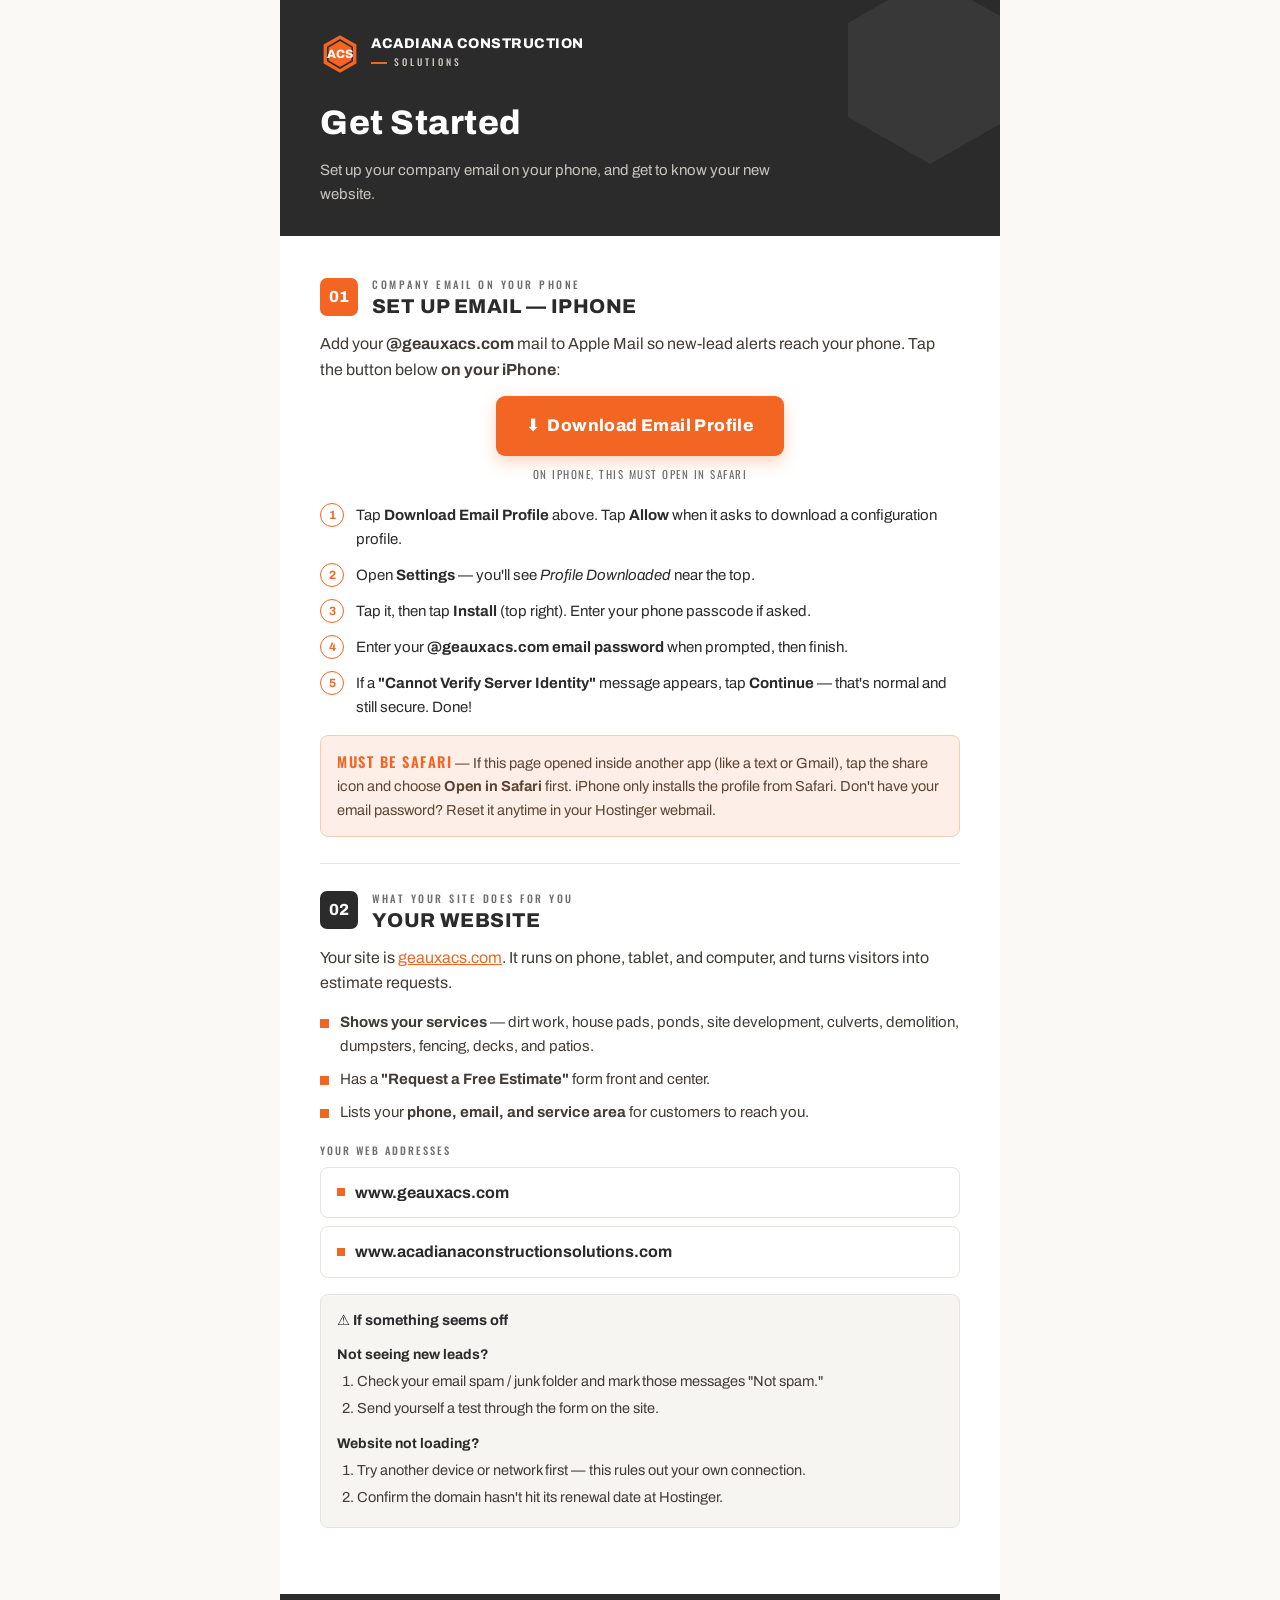
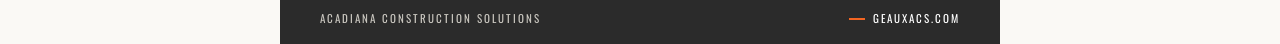
<file: get-started/index.html>
<!DOCTYPE html>
<html lang="en">
<head>
<meta charset="utf-8">
<meta name="viewport" content="width=device-width, initial-scale=1.0">
<meta name="robots" content="noindex">
<title>ACS — Get Started</title>
<link rel="preconnect" href="https://fonts.googleapis.com">
<link rel="preconnect" href="https://fonts.gstatic.com" crossorigin>
<link href="https://fonts.googleapis.com/css2?family=Archivo:wght@400;500;600;700;800&family=Oswald:wght@500;600&display=swap" rel="stylesheet">
<style>
  :root{
    --charcoal:#2B2B2B; --steel:#6E6E6E; --concrete:#C9C6BF; --orange:#F26522;
    --bg:#faf9f5; --surface:#ffffff; --line:#e7e4dd; --ink:#2B2B2B; --muted:#6E6E6E;
    --tip:#fdefe7; --tip-line:#f6cdb4;
    --sans:'Archivo','Segoe UI',system-ui,sans-serif;
    --label:'Oswald','Arial Narrow',sans-serif;
  }
  *{margin:0;padding:0;box-sizing:border-box;}
  body{background:var(--bg);color:var(--ink);font-family:var(--sans);line-height:1.6;-webkit-font-smoothing:antialiased;}
  .sheet{max-width:720px;margin:0 auto;background:var(--surface);min-height:100vh;}
  a{color:var(--orange);}

  .head{background:var(--charcoal);color:#fff;padding:34px 40px 30px;position:relative;overflow:hidden;}
  .head .hexwm{position:absolute;right:-30px;top:-30px;width:200px;height:200px;opacity:.06;}
  .brandrow{display:flex;align-items:center;gap:11px;margin-bottom:22px;}
  .brandrow svg.logo{width:40px;height:40px;display:block;}
  .brandrow .bn{font-family:var(--sans);font-weight:800;font-size:14px;letter-spacing:.5px;text-transform:uppercase;line-height:1;}
  .brandrow .bs{display:flex;align-items:center;gap:7px;font-family:var(--label);font-weight:500;font-size:9.5px;letter-spacing:3px;text-transform:uppercase;color:var(--concrete);margin-top:4px;}
  .brandrow .bs::before{content:"";width:16px;height:2px;background:var(--orange);}
  h1{font-family:var(--sans);font-weight:800;font-size:34px;letter-spacing:.5px;margin-bottom:8px;}
  .head p{color:var(--concrete);font-size:15px;max-width:52ch;}

  .body{padding:14px 40px 40px;}
  section{padding:26px 0;border-bottom:1px solid var(--line);}
  section:last-child{border-bottom:none;}
  .sec-head{display:flex;align-items:center;gap:14px;margin-bottom:14px;}
  .num{flex:0 0 auto;width:38px;height:38px;border-radius:7px;display:flex;align-items:center;justify-content:center;font-family:var(--sans);font-weight:800;font-size:16px;color:#fff;}
  .num.o{background:var(--orange);}
  .num.d{background:var(--charcoal);}
  .eyebrow{font-family:var(--label);font-weight:500;font-size:10.5px;letter-spacing:2.5px;text-transform:uppercase;color:var(--steel);}
  h2{font-family:var(--sans);font-weight:800;font-size:20px;letter-spacing:.4px;text-transform:uppercase;color:var(--charcoal);line-height:1.1;margin-top:2px;}
  section > p{margin-bottom:14px;color:#413c36;}

  .mini{font-family:var(--label);font-weight:500;font-size:10.5px;letter-spacing:2px;text-transform:uppercase;color:var(--steel);margin:6px 0 8px;}

  .callout{border:1px solid var(--tip-line);background:var(--tip);border-radius:8px;padding:14px 16px;font-size:14.5px;margin-top:16px;color:#5c4433;}
  .callout .lab{font-family:var(--label);font-weight:600;letter-spacing:1.5px;text-transform:uppercase;color:var(--orange);}
  .callout.neutral{background:#f6f5f2;border-color:var(--line);color:#413c36;}
  .callout.neutral .ttl{font-weight:700;color:var(--charcoal);display:flex;align-items:center;gap:8px;margin-bottom:8px;}
  .callout.neutral h4{font-weight:700;font-size:14px;color:var(--charcoal);margin:12px 0 4px;}
  .callout.neutral ol{margin:0;padding-left:20px;}
  .callout.neutral li{margin-bottom:4px;}

  .profile-cta{display:flex;flex-direction:column;align-items:center;text-align:center;gap:10px;margin:6px 0 20px;}
  .dl-btn{display:inline-flex;align-items:center;gap:10px;background:var(--orange);color:#fff;text-decoration:none;font-weight:800;font-size:17px;letter-spacing:.4px;padding:16px 30px;border-radius:9px;box-shadow:0 6px 16px rgba(242,101,34,.28);}
  .dl-btn:hover{background:#d1521a;}
  .safari-note{font-family:var(--label);font-size:11px;letter-spacing:1.5px;text-transform:uppercase;color:var(--steel);}

  .steps{list-style:none;margin:4px 0 0;display:grid;gap:12px;}
  .steps li{display:flex;gap:12px;align-items:flex-start;font-size:15px;}
  .steps .n{flex:0 0 auto;width:24px;height:24px;border-radius:50%;border:1.5px solid var(--orange);color:var(--orange);font-weight:700;font-size:12px;display:flex;align-items:center;justify-content:center;}

  .blist{list-style:none;margin:6px 0 18px;display:grid;gap:9px;}
  .blist li{position:relative;padding-left:20px;font-size:15px;color:#413c36;}
  .blist li::before{content:"";position:absolute;left:0;top:9px;width:9px;height:9px;background:var(--orange);}
  .addr{display:flex;align-items:center;gap:10px;border:1px solid var(--line);border-radius:8px;padding:12px 16px;margin-bottom:8px;font-weight:700;color:var(--charcoal);text-decoration:none;}
  .addr::before{content:"";width:8px;height:8px;background:var(--orange);flex:0 0 auto;}

  .foot{background:var(--charcoal);color:var(--concrete);padding:16px 40px;display:flex;justify-content:space-between;align-items:center;font-family:var(--label);font-size:11px;letter-spacing:2px;text-transform:uppercase;}
  .foot .r{display:flex;align-items:center;gap:8px;color:#fff;}
  .foot .r::before{content:"";width:16px;height:2px;background:var(--orange);}

  @media (max-width:560px){
    .head,.body,.foot{padding-left:22px;padding-right:22px;}
    h1{font-size:28px;}
    .foot{flex-direction:column;gap:8px;text-align:center;}
  }
</style>
</head>
<body>
<div class="sheet">

  <header class="head">
    <svg class="hexwm" viewBox="0 0 100 100" aria-hidden="true"><polygon points="50,3 91,26.5 91,73.5 50,97 9,73.5 9,26.5" fill="#ffffff"/></svg>
    <div class="brandrow">
      <svg class="logo" viewBox="0 0 100 100" aria-hidden="true">
        <polygon points="50,3 91,26.5 91,73.5 50,97 9,73.5 9,26.5" fill="#F26522"/>
        <polygon points="50,15 80.5,32.75 80.5,67.25 50,85 19.5,67.25 19.5,32.75" fill="none" stroke="#2B2B2B" stroke-width="4"/>
        <text x="50" y="51" font-family="Archivo, Arial, sans-serif" font-size="30" font-weight="800" fill="#ffffff" text-anchor="middle" dominant-baseline="central">ACS</text>
      </svg>
      <div>
        <div class="bn">Acadiana Construction</div>
        <div class="bs">Solutions</div>
      </div>
    </div>
    <h1>Get Started</h1>
    <p>Set up your company email on your phone, and get to know your new website.</p>
  </header>

  <div class="body">

    <!-- 01 EMAIL -->
    <section>
      <div class="sec-head">
        <div class="num o">01</div>
        <div>
          <div class="eyebrow">Company email on your phone</div>
          <h2>Set Up Email — iPhone</h2>
        </div>
      </div>
      <p>Add your <strong>@geauxacs.com</strong> mail to Apple Mail so new-lead alerts reach your phone. Tap the button below <strong>on your iPhone</strong>:</p>

      <div class="profile-cta">
        <a class="dl-btn" href="https://mobileconfig.mail.hostinger.com/mobileconfig/?emailaddress=kleger%40geauxacs.com&amp;name=kleger%40geauxacs.com">⬇&nbsp;&nbsp;Download Email Profile</a>
        <span class="safari-note">On iPhone, this must open in Safari</span>
      </div>

      <ol class="steps">
        <li><span class="n">1</span><span>Tap <strong>Download Email Profile</strong> above. Tap <strong>Allow</strong> when it asks to download a configuration profile.</span></li>
        <li><span class="n">2</span><span>Open <strong>Settings</strong> — you'll see <em>Profile Downloaded</em> near the top.</span></li>
        <li><span class="n">3</span><span>Tap it, then tap <strong>Install</strong> (top right). Enter your phone passcode if asked.</span></li>
        <li><span class="n">4</span><span>Enter your <strong>@geauxacs.com email password</strong> when prompted, then finish.</span></li>
        <li><span class="n">5</span><span>If a <strong>"Cannot Verify Server Identity"</strong> message appears, tap <strong>Continue</strong> — that's normal and still secure. Done!</span></li>
      </ol>

      <div class="callout"><span class="lab">Must be Safari</span> — If this page opened inside another app (like a text or Gmail), tap the share icon and choose <strong>Open in Safari</strong> first. iPhone only installs the profile from Safari. Don't have your email password? Reset it anytime in your Hostinger webmail.</div>
    </section>

    <!-- 02 WEBSITE -->
    <section>
      <div class="sec-head">
        <div class="num d">02</div>
        <div>
          <div class="eyebrow">What your site does for you</div>
          <h2>Your Website</h2>
        </div>
      </div>
      <p>Your site is <a href="https://www.geauxacs.com/">geauxacs.com</a>. It runs on phone, tablet, and computer, and turns visitors into estimate requests.</p>
      <ul class="blist">
        <li><strong>Shows your services</strong> — dirt work, house pads, ponds, site development, culverts, demolition, dumpsters, fencing, decks, and patios.</li>
        <li>Has a <strong>"Request a Free Estimate"</strong> form front and center.</li>
        <li>Lists your <strong>phone, email, and service area</strong> for customers to reach you.</li>
      </ul>
      <div class="mini">Your web addresses</div>
      <a class="addr" href="https://www.geauxacs.com/">www.geauxacs.com</a>
      <a class="addr" href="https://www.acadianaconstructionsolutions.com/">www.acadianaconstructionsolutions.com</a>

      <div class="callout neutral">
        <div class="ttl">⚠ If something seems off</div>
        <h4>Not seeing new leads?</h4>
        <ol>
          <li>Check your email spam / junk folder and mark those messages "Not spam."</li>
          <li>Send yourself a test through the form on the site.</li>
        </ol>
        <h4>Website not loading?</h4>
        <ol>
          <li>Try another device or network first — this rules out your own connection.</li>
          <li>Confirm the domain hasn't hit its renewal date at Hostinger.</li>
        </ol>
      </div>
    </section>

  </div>

  <footer class="foot">
    <span>Acadiana Construction Solutions</span>
    <span class="r">geauxacs.com</span>
  </footer>

</div>
</body>
</html>
</file>
